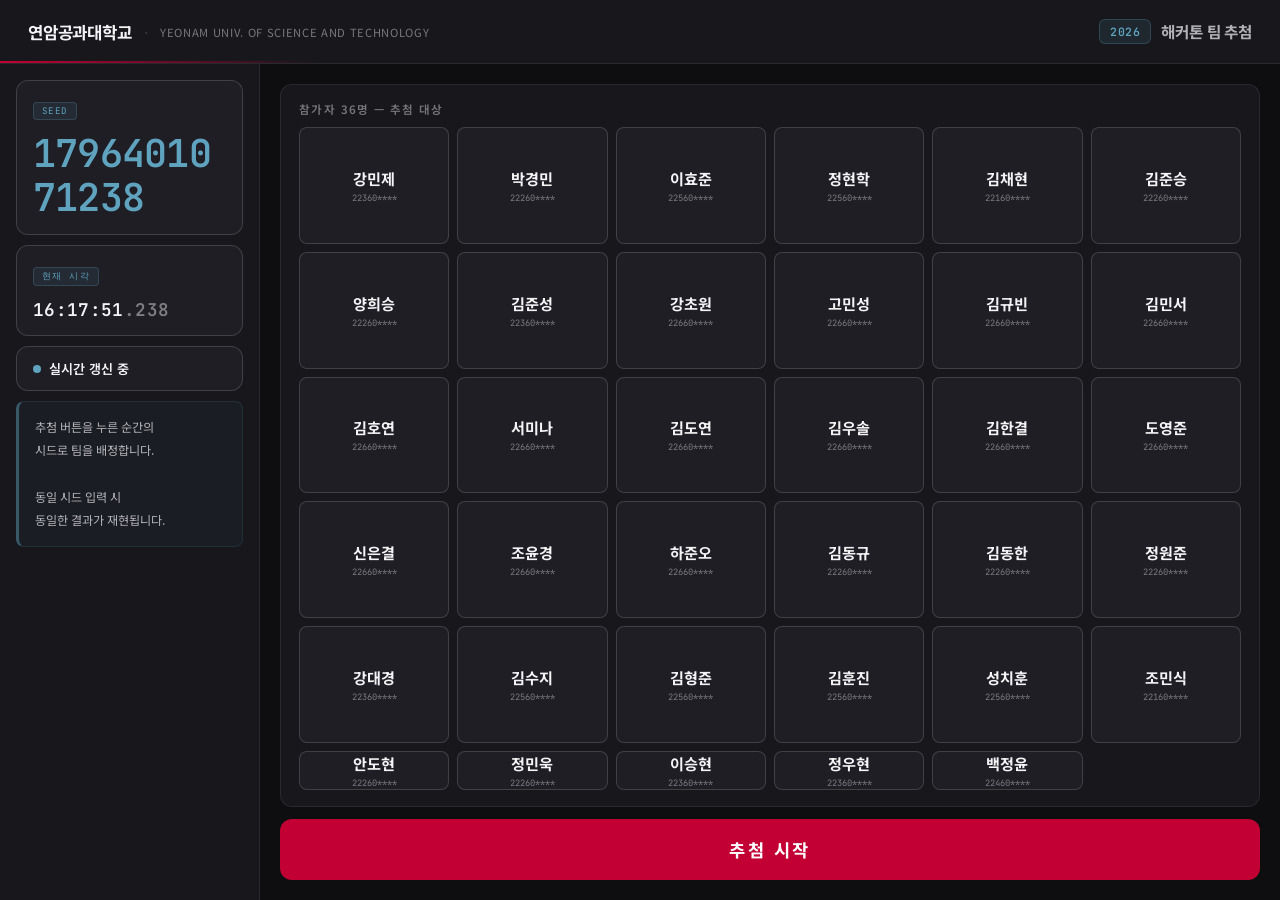
<file: src/index.html>
<!DOCTYPE html>
<html lang="ko">

<head>
  <meta charset="UTF-8">
  <meta name="viewport" content="width=1920">
  <title>2026 연암공과대학교 해커톤 팀 추첨</title>
  <link rel="preconnect" href="https://fonts.googleapis.com">
  <link
    href="https://fonts.googleapis.com/css2?family=Noto+Sans+KR:wght@400;500;700;900&family=JetBrains+Mono:wght@400;600&display=swap"
    rel="stylesheet">
  <link rel="stylesheet" href="css/shared.css">
  <link rel="stylesheet" href="css/index.css">
</head>

<body>

  <header>
    <div class="hdr-left">
      <span class="hdr-school">연암공과대학교</span>
      <span class="hdr-div">·</span>
      <span class="hdr-eng">YEONAM UNIV. OF SCIENCE AND TECHNOLOGY</span>
    </div>
    <div class="hdr-right">
      <span class="hdr-year">2026</span>
      <span class="hdr-title">해커톤 팀 추첨</span>
    </div>
  </header>

  <main>

    <!-- 시드 패널 -->
    <aside id="seed-panel">
      <div class="sp-block">
        <div class="sp-label">Seed</div>
        <div id="seed-value">—</div>
      </div>

      <div class="sp-sep"></div>

      <div class="sp-block">
        <div class="sp-label">현재 시각</div>
        <div id="seed-time">--:--:--.---</div>
      </div>

      <div class="sp-sep"></div>

      <div id="seed-status"></div>

      <div class="sp-sep"></div>

      <p class="sp-hint">
        추첨 버튼을 누른 순간의<br>
        시드로 팀을 배정합니다.<br><br>
        동일 시드 입력 시<br>
        동일한 결과가 재현됩니다.
      </p>
    </aside>

    <!-- 추첨 섹션 -->
    <div id="draw-section">

      <div id="pool-box">
        <div class="section-label">참가자 36명 — 추첨 대상</div>
        <div id="member-pool"></div>
      </div>

      <button id="btn-draw">추첨 시작</button>

    </div>

    <!-- 결과 섹션 -->
    <div id="result-section">

      <div id="seed-bar">
        <div class="sb-left">
          <span class="sb-label">시드</span>
          <span id="frozen-seed"></span>
          <button id="btn-copy">복사</button>
          <button id="btn-copy-announce">공지용 복사</button>
        </div>
        <a id="verify-link" href="verify.html" target="_blank">검증 페이지에서 재현 →</a>
      </div>

      <div id="team-grid"></div>

      <div id="card-deck">
        <div class="section-label">섞인 카드 — 대기 중</div>
      </div>

    </div>

  </main>

  <script src="https://code.jquery.com/jquery-3.7.1.min.js"></script>
  <script src="js/data.js"></script>
  <script src="js/fair.js"></script>
  <script src="js/seed.js"></script>
  <script src="js/animation.js"></script>
  <script src="js/main.js"></script>
</body>

</html>
</file>
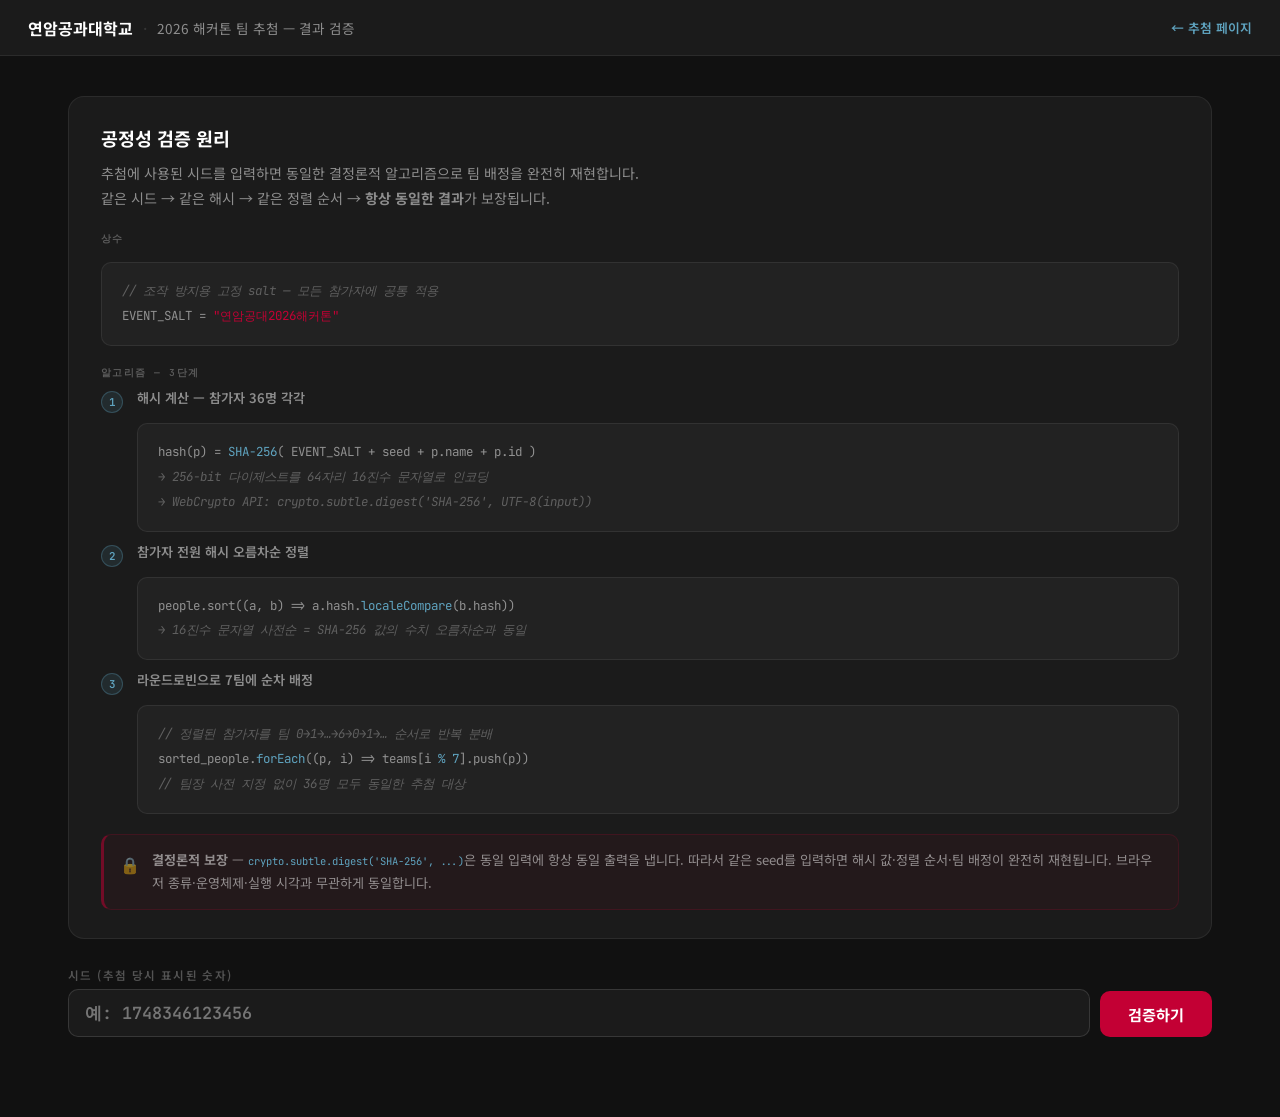
<file: src/verify.html>
<!DOCTYPE html>
<html lang="ko">

<head>
  <meta charset="UTF-8">
  <meta name="viewport" content="width=device-width, initial-scale=1.0">
  <title>팀 추첨 검증 — 2026 연암공과대학교 해커톤</title>
  <link rel="preconnect" href="https://fonts.googleapis.com">
  <link
    href="https://fonts.googleapis.com/css2?family=Noto+Sans+KR:wght@400;500;700;900&family=JetBrains+Mono:wght@400;600&display=swap"
    rel="stylesheet">
  <link rel="stylesheet" href="css/shared.css">
  <link rel="stylesheet" href="css/verify.css">
</head>

<body>

  <header>
    <div class="hdr-left">
      <span class="hdr-school">연암공과대학교</span>
      <span class="hdr-div">·</span>
      <span class="hdr-title">2026 해커톤 팀 추첨 — 결과 검증</span>
    </div>
    <a href="index.html" class="back-link">← 추첨 페이지</a>
  </header>

  <div class="content">

    <div class="intro-card">
      <div class="intro-title">공정성 검증 원리</div>
      <p class="intro-desc">
        추첨에 사용된 시드를 입력하면 동일한 결정론적 알고리즘으로 팀 배정을 완전히 재현합니다.<br>
        같은 시드 → 같은 해시 → 같은 정렬 순서 → <strong>항상 동일한 결과</strong>가 보장됩니다.
      </p>

      <div class="algo-section">
        <div class="algo-section-label">상수</div>
        <div class="algo-box">
          <span class="algo-comment">// 조작 방지용 고정 salt — 모든 참가자에 공통 적용</span><br>
          EVENT_SALT = <span class="algo-red">"연암공대2026해커톤"</span>
        </div>
      </div>

      <div class="algo-section">
        <div class="algo-section-label">알고리즘 — 3단계</div>
        <div class="algo-steps">

          <div class="algo-step">
            <span class="algo-step-num">1</span>
            <div class="algo-step-body">
              <div class="algo-step-title">해시 계산 &mdash; 참가자 36명 각각</div>
              <div class="algo-box">
                hash(p) = <span class="algo-blue">SHA-256</span>( EVENT_SALT + seed + p.name + p.id )<br>
                <span class="algo-comment">→ 256-bit 다이제스트를 64자리 16진수 문자열로 인코딩</span><br>
                <span class="algo-comment">→ WebCrypto API: crypto.subtle.digest('SHA-256', UTF-8(input))</span>
              </div>
            </div>
          </div>

          <div class="algo-step">
            <span class="algo-step-num">2</span>
            <div class="algo-step-body">
              <div class="algo-step-title">참가자 전원 해시 오름차순 정렬</div>
              <div class="algo-box">
                people.sort((a, b) =&gt; a.hash.<span class="algo-blue">localeCompare</span>(b.hash))<br>
                <span class="algo-comment">→ 16진수 문자열 사전순 = SHA-256 값의 수치 오름차순과 동일</span>
              </div>
            </div>
          </div>

          <div class="algo-step">
            <span class="algo-step-num">3</span>
            <div class="algo-step-body">
              <div class="algo-step-title">라운드로빈으로 7팀에 순차 배정</div>
              <div class="algo-box">
                <span class="algo-comment">// 정렬된 참가자를 팀 0→1→…→6→0→1→… 순서로 반복 분배</span><br>
                sorted_people.<span class="algo-blue">forEach</span>((p, i) =&gt; teams[i <span class="algo-blue">% 7</span>].push(p))<br>
                <span class="algo-comment">// 팀장 사전 지정 없이 36명 모두 동일한 추첨 대상</span>
              </div>
            </div>
          </div>

        </div>
      </div>

      <div class="algo-guarantee">
        <span class="algo-guarantee-icon">🔒</span>
        <div>
          <strong>결정론적 보장</strong> &mdash;
          <code>crypto.subtle.digest('SHA-256', ...)</code>은 동일 입력에 항상 동일 출력을 냅니다.
          따라서 같은 seed를 입력하면 해시 값·정렬 순서·팀 배정이 완전히 재현됩니다.
          브라우저 종류·운영체제·실행 시각과 무관하게 동일합니다.
        </div>
      </div>
    </div>

    <form id="verify-form" style="margin-bottom: 0;">
      <div class="form-row">
        <div class="form-group">
          <label class="form-label" for="seed-input">시드 (추첨 당시 표시된 숫자)</label>
          <input id="seed-input" type="number" placeholder="예: 1748346123456" min="1" autocomplete="off">
          <span id="seed-error"></span>
        </div>
        <button id="verify-btn" type="submit">검증하기</button>
      </div>
    </form>

    <div id="result-section">
      <div id="result-banner"></div>
      <div id="verify-grid"></div>
    </div>

  </div>

  <script src="https://code.jquery.com/jquery-3.7.1.min.js"></script>
  <script src="js/data.js"></script>
  <script src="js/fair.js"></script>
  <script src="js/animation.js"></script>
  <script src="js/verify.js"></script>
</body>

</html>
</file>
<file: src/css/shared.css>
*,
*::before,
*::after {
  box-sizing: border-box;
  margin: 0;
  padding: 0;
}

:root {
  --red: #C30034;
  --blue: #5FA3BF;
}

body {
  background: var(--bg);
  color: var(--text);
  font-family: 'Noto Sans KR', sans-serif;
  -webkit-font-smoothing: antialiased;
}

header {
  background: var(--surface);
  border-bottom: 1px solid var(--border);
  display: flex;
  align-items: center;
  justify-content: space-between;
  padding: 0 28px;
}

.hdr-left {
  display: flex;
  align-items: center;
}

.hdr-school {
  font-weight: 700;
}

.hdr-div {
  color: var(--border-md);
}

/* 페이지 간 이동 링크 */
.back-link,
#verify-link {
  font-size: 0.8rem;
  font-weight: 600;
  color: var(--blue);
  text-decoration: none;
}

.back-link:hover,
#verify-link:hover {
  text-decoration: underline;
}

/* 소형 라벨 공통 */
.section-label,
.form-label,
.sb-label {
  font-size: 0.72rem;
  font-weight: 600;
  color: var(--text-3);
  text-transform: uppercase;
  letter-spacing: 0.12em;
}

/* 카드 서브헤더 */
.tc-header,
.v-header {
  display: flex;
  justify-content: space-between;
  align-items: baseline;
  margin-bottom: 4px;
}

/* 카드 멤버 수 */
.tc-size,
.v-count {
  font-size: 0.7rem;
  color: var(--text-3);
}

/* 학번 모노스페이스 */
.tc-sid,
.v-id {
  font-family: 'JetBrains Mono', monospace;
  font-size: 0.55rem;
  color: var(--text-3);
  margin-left: auto;
}

::-webkit-scrollbar {
  width: 4px;
}

::-webkit-scrollbar-track {
  background: transparent;
}

::-webkit-scrollbar-thumb {
  background: var(--elevated);
  border-radius: 2px;
}
</file>
<file: src/css/index.css>
:root {
  --bg: #0E0E11;
  --surface: #17171C;
  --card: #1E1E24;
  --elevated: #26262E;
  --border: rgba(255, 255, 255, 0.08);
  --border-md: rgba(255, 255, 255, 0.15);
  --text: #F4F4F6;
  --text-2: rgba(244, 244, 246, 0.70);
  --text-3: rgba(244, 244, 246, 0.44);
}

body {
  overflow: hidden;
  height: 100vh;
}

header {
  height: 64px;
  flex-shrink: 0;
  position: relative;
}

header::after {
  content: '';
  position: absolute;
  bottom: 0;
  left: 0;
  width: 320px;
  height: 2px;
  background: linear-gradient(90deg, var(--red) 0%, transparent 100%);
}

.hdr-left {
  gap: 12px;
}

.hdr-school {
  font-size: 1.05rem;
  color: var(--text);
  letter-spacing: -0.01em;
}

.hdr-div {
  font-size: 1rem;
}

.hdr-eng {
  font-size: 0.7rem;
  color: var(--text-3);
  letter-spacing: 0.06em;
}

.hdr-right {
  display: flex;
  align-items: center;
  gap: 10px;
}

.hdr-year {
  font-family: 'JetBrains Mono', monospace;
  font-size: 0.72rem;
  font-weight: 600;
  color: var(--blue);
  background: rgba(95, 163, 191, 0.12);
  border: 1px solid rgba(95, 163, 191, 0.25);
  padding: 4px 10px;
  border-radius: 6px;
  letter-spacing: 0.04em;
}

.hdr-title {
  font-size: 0.98rem;
  font-weight: 700;
  color: var(--text-2);
  letter-spacing: -0.01em;
}

main {
  display: flex;
  height: calc(100vh - 64px);
}

/* ── 시드 패널 ── */
#seed-panel {
  width: 260px;
  flex-shrink: 0;
  background: var(--surface);
  border-right: 1px solid var(--border);
  display: flex;
  flex-direction: column;
  padding: 16px;
  gap: 10px;
}

.sp-sep {
  display: none;
}

.sp-block {
  background: var(--card);
  border: 1px solid var(--border-md);
  border-radius: 12px;
  padding: 14px 16px;
}

.sp-block:first-child {
  padding-top: 14px;
}

.sp-label {
  font-family: 'JetBrains Mono', monospace;
  font-size: 0.57rem;
  text-transform: uppercase;
  letter-spacing: 0.16em;
  color: var(--blue);
  background: rgba(95, 163, 191, 0.1);
  border: 1px solid rgba(95, 163, 191, 0.22);
  border-radius: 4px;
  padding: 2px 8px;
  display: inline-block;
  margin-bottom: 12px;
}

#seed-value {
  font-family: 'JetBrains Mono', monospace;
  font-size: 2.4rem;
  font-weight: 600;
  color: var(--blue);
  transition: color 0.4s;
  line-height: 1.15;
  word-break: break-all;
  letter-spacing: -0.02em;
}

#seed-value.seed-frozen {
  color: var(--red);
}

#seed-time {
  font-family: 'JetBrains Mono', monospace;
  font-size: 1.1rem;
  font-weight: 600;
  color: var(--text);
  letter-spacing: 0.02em;
}

#seed-status {
  background: var(--card);
  border: 1px solid var(--border-md);
  border-radius: 12px;
  font-size: 0.82rem;
  font-weight: 600;
  color: var(--text);
  display: flex;
  align-items: center;
  gap: 8px;
  padding: 12px 16px;
}

.dot-live {
  display: inline-block;
  width: 8px;
  height: 8px;
  border-radius: 50%;
  background: var(--blue);
  flex-shrink: 0;
  animation: blink 1.4s infinite;
}

.dot-frozen {
  display: inline-block;
  width: 8px;
  height: 8px;
  border-radius: 50%;
  background: var(--red);
  flex-shrink: 0;
}

@keyframes blink {
  0%, 100% { opacity: 1; }
  50% { opacity: 0.2; }
}

.sp-hint {
  background: rgba(95, 163, 191, 0.05);
  border: 1px solid rgba(95, 163, 191, 0.14);
  border-left: 3px solid rgba(95, 163, 191, 0.45);
  border-radius: 8px;
  font-size: 0.76rem;
  color: var(--text-2);
  line-height: 1.9;
  padding: 14px 16px;
}

/* ── 추첨 섹션 ── */
#draw-section {
  flex: 1;
  display: flex;
  flex-direction: column;
  gap: 12px;
  padding: 20px;
  overflow: hidden;
}

.section-label {
  margin-bottom: 10px;
}

#pool-box {
  flex: 1;
  background: var(--surface);
  border: 1px solid var(--border);
  border-radius: 12px;
  padding: 16px 18px;
  display: flex;
  flex-direction: column;
  overflow: hidden;
}

#member-pool {
  flex: 1;
  display: grid;
  grid-template-columns: repeat(6, 1fr);
  grid-template-rows: repeat(5, 1fr);
  gap: 8px;
  overflow: hidden;
}

.member-chip {
  background: var(--card);
  border: 1px solid var(--border-md);
  border-radius: 8px;
  display: flex;
  flex-direction: column;
  align-items: center;
  justify-content: center;
  gap: 3px;
  cursor: default;
  transition: opacity 0.2s;
}

.chip-name {
  font-size: 0.95rem;
  font-weight: 700;
  color: var(--text);
}

.chip-id {
  font-family: 'JetBrains Mono', monospace;
  font-size: 0.55rem;
  color: var(--text-3);
}

.fly-chip {
  font-family: 'Noto Sans KR', sans-serif;
  font-size: 0.9rem;
  font-weight: 700;
  user-select: none;
}

#btn-draw {
  flex-shrink: 0;
  width: 100%;
  padding: 18px;
  background: var(--red);
  border: none;
  border-radius: 12px;
  color: #fff;
  font-family: 'Noto Sans KR', sans-serif;
  font-size: 1.1rem;
  font-weight: 700;
  letter-spacing: 0.15em;
  cursor: pointer;
  transition: background 0.15s, transform 0.1s;
}

#btn-draw:hover:not(:disabled) {
  background: #a8002c;
}

#btn-draw:active:not(:disabled) {
  transform: scale(0.99);
}

#btn-draw:disabled {
  opacity: 0.4;
  cursor: not-allowed;
}

/* ── 결과 섹션 ── */
#result-section {
  flex: 1;
  display: none;
  flex-direction: column;
  gap: 12px;
  padding: 20px;
  overflow: hidden;
}

#seed-bar {
  flex-shrink: 0;
  background: var(--surface);
  border: 1px solid var(--border);
  border-radius: 12px;
  padding: 14px 18px;
  display: flex;
  align-items: center;
  justify-content: space-between;
}

.sb-left {
  display: flex;
  align-items: center;
  gap: 14px;
}

#frozen-seed {
  font-family: 'JetBrains Mono', monospace;
  font-size: 1.1rem;
  font-weight: 600;
  color: var(--red);
}

#btn-copy {
  background: none;
  border: 1px solid var(--border-md);
  color: var(--text-2);
  font-size: 0.75rem;
  font-weight: 600;
  padding: 4px 12px;
  border-radius: 6px;
  cursor: pointer;
  transition: background 0.15s;
}

#btn-copy:hover {
  background: var(--card);
}

#btn-copy-announce {
  background: none;
  border: 1px solid rgba(95, 163, 191, 0.4);
  color: var(--blue);
  font-size: 0.75rem;
  font-weight: 600;
  padding: 4px 12px;
  border-radius: 6px;
  cursor: pointer;
  transition: background 0.15s;
}

#btn-copy-announce:hover {
  background: rgba(95, 163, 191, 0.08);
}

#team-grid {
  flex: 1;
  min-height: 0;
  display: grid;
  grid-template-columns: repeat(4, 1fr);
  grid-template-rows: repeat(2, auto);
  align-content: start;
  gap: 10px;
  overflow: hidden;
}

.team-card {
  background: var(--surface);
  border: 1px solid var(--border);
  border-left: 3px solid transparent;
  border-radius: 12px;
  padding: 14px 16px;
  display: flex;
  flex-direction: column;
  gap: 6px;
  overflow: hidden;
  transition: transform 0.3s;
}

.tc-num {
  font-size: 0.95rem;
  font-weight: 700;
  letter-spacing: 0.04em;
}

.tc-name {
  font-size: 0.9rem;
  font-weight: 700;
}

.tc-members {
  display: flex;
  flex-direction: column;
  gap: 4px;
}

.team-member-slot {
  display: flex;
  align-items: center;
  gap: 8px;
  padding: 6px 12px;
  border-radius: 6px;
  background: var(--card);
  transition: opacity 0.2s, transform 0.3s cubic-bezier(0.34, 1.4, 0.64, 1);
}

/* ── 덱 영역 (섞인 카드 파일 대기 공간) ── */
#card-deck {
  flex-shrink: 0;
  min-height: 25%;
  background: var(--surface);
  border: 1px dashed rgba(255, 255, 255, 0.15);
  border-radius: 12px;
  padding: 12px 18px;
  display: flex;
  align-items: flex-start;
}
</file>
<file: src/css/verify.css>
:root {
  --bg: #111111;
  --surface: #1B1B1B;
  --card: #222222;
  --elevated: #2A2A2A;
  --border: rgba(255, 255, 255, 0.07);
  --border-md: rgba(255, 255, 255, 0.12);
  --text: #FFFFFF;
  --text-2: rgba(255, 255, 255, 0.5);
  --text-3: rgba(255, 255, 255, 0.28);
}

body {
  min-height: 100vh;
}

header {
  height: 56px;
}

.hdr-left {
  gap: 10px;
}

.hdr-school {
  font-size: 1rem;
}

.hdr-title {
  font-size: 0.85rem;
  color: var(--text-2);
}

.content {
  max-width: 1200px;
  margin: 0 auto;
  padding: 40px 28px 80px;
}

/* 안내 카드 */
.intro-card {
  background: var(--surface);
  border: 1px solid var(--border);
  border-radius: 16px;
  padding: 28px 32px;
  margin-bottom: 28px;
}

.intro-title {
  font-size: 1.15rem;
  font-weight: 700;
  margin-bottom: 10px;
}

.intro-desc {
  font-size: 0.88rem;
  color: var(--text-2);
  line-height: 1.8;
}

.algo-box {
  background: var(--card);
  border: 1px solid var(--border);
  border-radius: 10px;
  padding: 16px 20px;
  margin-top: 16px;
  font-family: 'JetBrains Mono', monospace;
  font-size: 0.78rem;
  color: var(--text-2);
  line-height: 2;
}

.algo-red {
  color: var(--red);
}

.algo-blue {
  color: var(--blue);
}

.algo-comment {
  color: var(--text-3);
  font-style: italic;
}

/* 알고리즘 단계 섹션 */
.algo-section {
  margin-top: 20px;
}

.algo-section-label {
  font-family: 'JetBrains Mono', monospace;
  font-size: 0.6rem;
  font-weight: 600;
  text-transform: uppercase;
  letter-spacing: 0.15em;
  color: var(--text-3);
  margin-bottom: 8px;
}

.algo-steps {
  display: flex;
  flex-direction: column;
  gap: 10px;
}

.algo-step {
  display: flex;
  gap: 14px;
  align-items: flex-start;
}

.algo-step-num {
  width: 22px;
  height: 22px;
  border-radius: 50%;
  background: rgba(95, 163, 191, 0.12);
  border: 1px solid rgba(95, 163, 191, 0.3);
  color: var(--blue);
  font-family: 'JetBrains Mono', monospace;
  font-size: 0.68rem;
  font-weight: 600;
  display: flex;
  align-items: center;
  justify-content: center;
  flex-shrink: 0;
  margin-top: 3px;
}

.algo-step-body {
  flex: 1;
}

.algo-step-title {
  font-size: 0.82rem;
  font-weight: 600;
  color: var(--text-2);
  margin-bottom: 6px;
}

/* 결정론적 보장 박스 */
.algo-guarantee {
  display: flex;
  gap: 12px;
  align-items: flex-start;
  background: rgba(195, 0, 52, 0.05);
  border: 1px solid rgba(195, 0, 52, 0.18);
  border-left: 3px solid rgba(195, 0, 52, 0.5);
  border-radius: 10px;
  padding: 14px 16px;
  margin-top: 20px;
  font-size: 0.82rem;
  color: var(--text-2);
  line-height: 1.75;
}

.algo-guarantee-icon {
  font-size: 1rem;
  flex-shrink: 0;
  margin-top: 1px;
}

.algo-guarantee code {
  font-family: 'JetBrains Mono', monospace;
  font-size: 0.8em;
  color: var(--blue);
}

/* 폼 */
.form-row {
  display: flex;
  gap: 10px;
  align-items: flex-end;
}

.form-group {
  display: flex;
  flex-direction: column;
  gap: 6px;
  flex: 1;
}

#seed-input {
  background: var(--surface);
  border: 1px solid var(--border-md);
  border-radius: 10px;
  color: var(--red);
  font-family: 'JetBrains Mono', monospace;
  font-size: 1.05rem;
  font-weight: 600;
  padding: 12px 16px;
  outline: none;
  transition: border-color 0.2s;
  width: 100%;
}

#seed-input:focus {
  border-color: var(--blue);
}

#seed-error {
  font-size: 0.78rem;
  color: #F43F5E;
  display: none;
  margin-top: 4px;
}

#verify-btn {
  background: var(--red);
  border: none;
  border-radius: 10px;
  color: #fff;
  font-family: 'Noto Sans KR', sans-serif;
  font-size: 0.95rem;
  font-weight: 700;
  padding: 12px 28px;
  cursor: pointer;
  transition: background 0.15s;
  white-space: nowrap;
}

#verify-btn:hover:not(:disabled) {
  background: #a8002c;
}

#verify-btn:disabled {
  opacity: 0.4;
  cursor: not-allowed;
}

/* 결과 */
#result-section {
  display: none;
  margin-top: 32px;
}

#result-banner {
  background: var(--surface);
  border: 1px solid var(--border);
  border-left: 3px solid var(--red);
  border-radius: 10px;
  padding: 14px 18px;
  font-size: 0.88rem;
  color: var(--text-2);
  margin-bottom: 24px;
  line-height: 1.6;
}

#verify-grid {
  display: grid;
  grid-template-columns: repeat(4, 1fr);
  gap: 12px;
}

@media (max-width: 900px) {
  #verify-grid {
    grid-template-columns: repeat(2, 1fr);
  }
}

@media (max-width: 560px) {
  #verify-grid {
    grid-template-columns: 1fr;
  }
}

.v-card {
  background: var(--surface);
  border: 1px solid var(--border);
  border-left: 3px solid transparent;
  border-radius: 12px;
  padding: 14px 16px;
  display: flex;
  flex-direction: column;
  gap: 6px;
}

.v-num {
  font-size: 0.95rem;
  font-weight: 700;
}

.v-name {
  font-weight: 700;
}

.v-member {
  border-radius: 6px;
  background: var(--card);
  overflow: hidden;
}

.v-minfo {
  display: flex;
  align-items: center;
  gap: 8px;
  padding: 6px 12px;
  font-size: 0.88rem;
}

details.v-hash-wrap {
  border-top: 1px solid var(--border);
}

summary.v-hash-toggle {
  padding: 4px 12px;
  font-size: 0.62rem;
  font-family: 'JetBrains Mono', monospace;
  color: var(--text-3);
  cursor: pointer;
  list-style: none;
}

summary.v-hash-toggle::-webkit-details-marker {
  display: none;
}

summary.v-hash-toggle::before {
  content: '▶ ';
}

details[open] summary.v-hash-toggle::before {
  content: '▼ ';
}

.v-hash-val {
  display: block;
  padding: 6px 12px 8px;
  font-family: 'JetBrains Mono', monospace;
  font-size: 0.58rem;
  color: var(--blue);
  word-break: break-all;
  line-height: 1.5;
}
</file>
